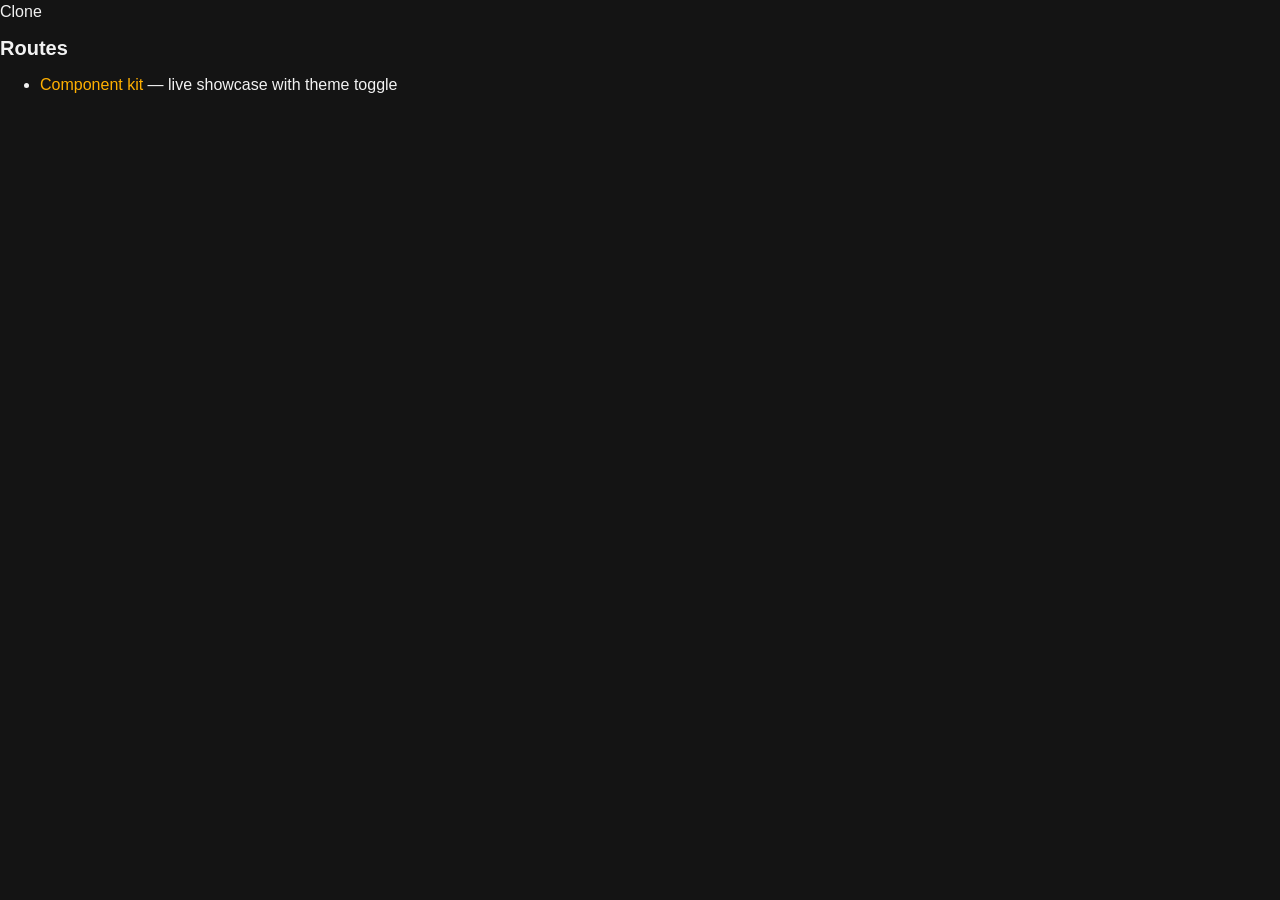
<file: skills/design-init/assets/skeleton/app/index.html>
<!doctype html>
<html lang="en">
<head>
  <meta charset="utf-8" />
  <meta name="viewport" content="width=device-width, initial-scale=1" />
  <title>Route directory</title>
  <link rel="stylesheet" href="../system/variables.css" />
  <link rel="stylesheet" href="../system/base.css" />
</head>
<body>
  <main class="container" style="padding-block: var(--space-8);">
    <p class="eyebrow">Clone</p>
    <h1 class="h-page">Routes</h1>
    <!-- TODO(project): one row per route as pages land; keep current. -->
    <ul class="stack" style="margin-top: var(--space-6);">
      <li><a href="../system/kit.html">Component kit</a> — live showcase with theme toggle</li>
    </ul>
  </main>
</body>
</html>
</file>
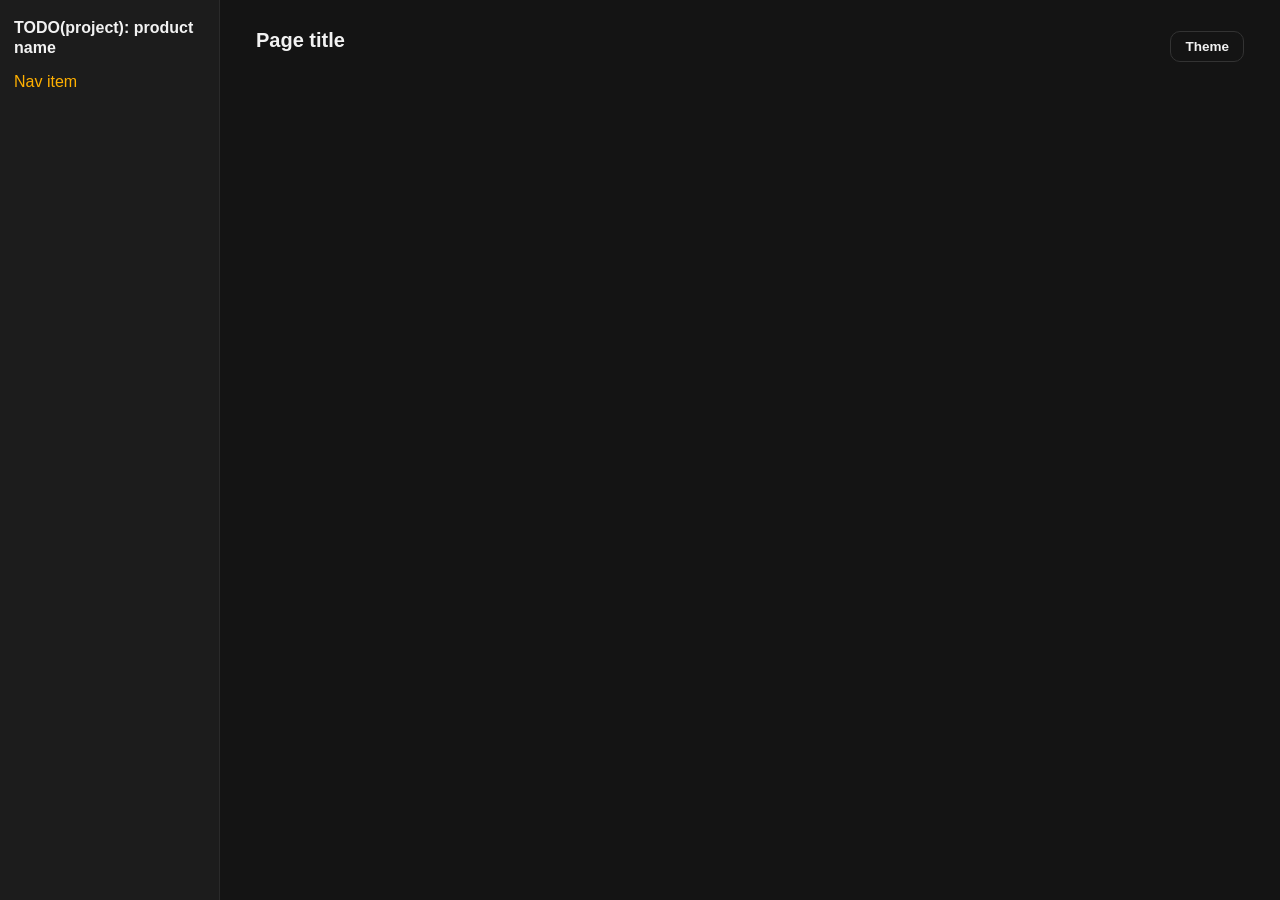
<file: skills/design-init/assets/skeleton/system/app-shell.html>
<!doctype html>
<html lang="en">
<head>
  <meta charset="utf-8" />
  <meta name="viewport" content="width=device-width, initial-scale=1" />
  <title>App Shell</title>
  <link rel="stylesheet" href="variables.css" />
  <link rel="stylesheet" href="base.css" />
  <link rel="stylesheet" href="components.css" />
  <script src="assets/theme.js" defer></script>
</head>
<body>
  <!--
    Canonical page template: copy this file for every new page and fill the
    main region. TODO(project): adapt the sidebar to the product's navigation.
  -->
  <div class="app-shell">
    <aside class="shell-side">
      <h2 style="font-size:16px;">TODO(project): product name</h2>
      <nav>
        <ul style="list-style:none; margin:0; padding:0; display:grid; gap:6px;">
          <li><a href="#">Nav item</a></li>
        </ul>
      </nav>
    </aside>
    <main class="shell-main">
      <header style="display:flex; align-items:center; justify-content:space-between;">
        <h1>Page title</h1>
        <button class="ghost-btn" data-theme-toggle aria-label="Toggle theme">Theme</button>
      </header>
      <!-- Page content goes here -->
    </main>
  </div>
</body>
</html>
</file>
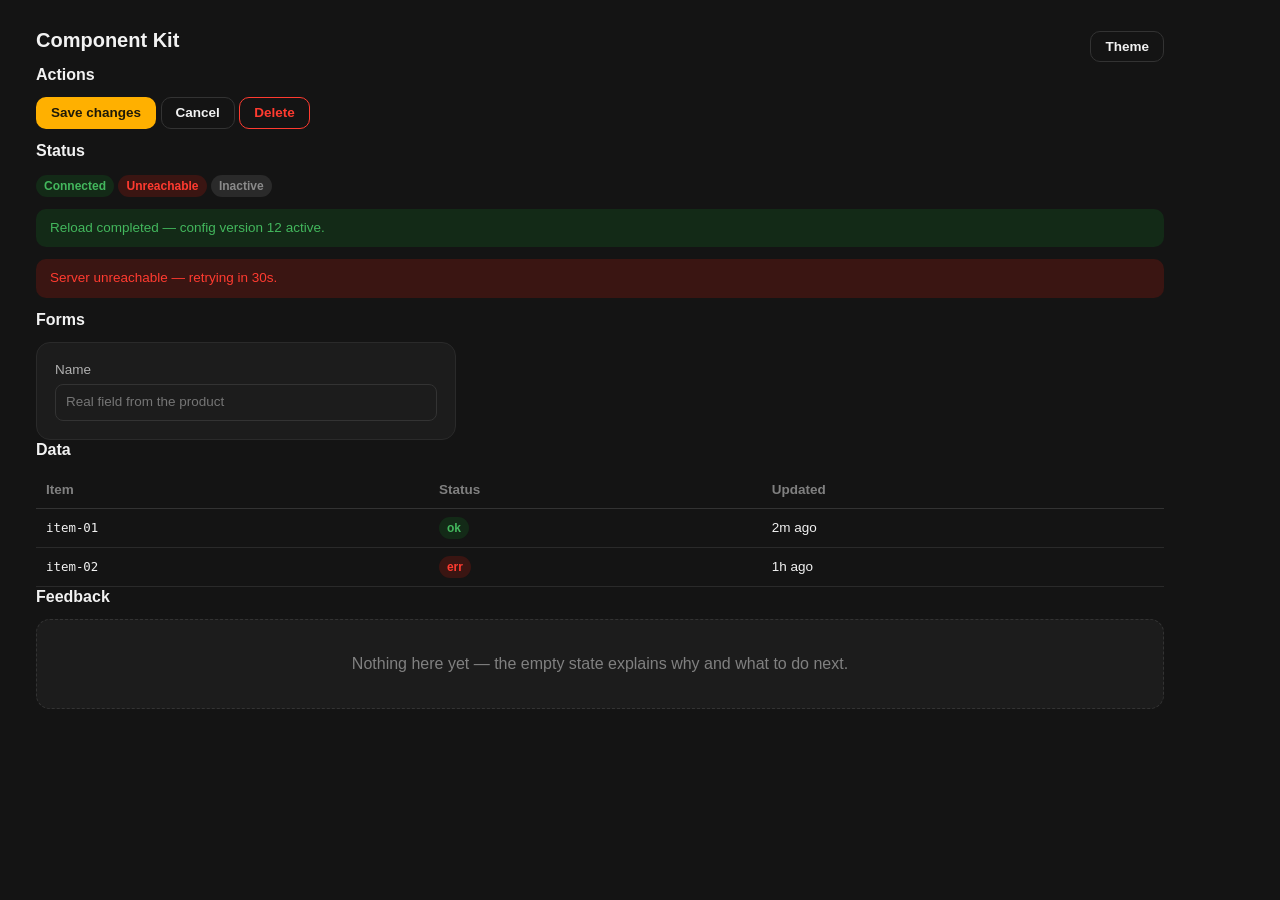
<file: skills/design-init/assets/skeleton/system/kit.html>
<!doctype html>
<html lang="en">
<head>
  <meta charset="utf-8" />
  <meta name="viewport" content="width=device-width, initial-scale=1" />
  <title>Component Kit</title>
  <link rel="stylesheet" href="variables.css" />
  <link rel="stylesheet" href="base.css" />
  <link rel="stylesheet" href="components.css" />
  <script src="assets/theme.js" defer></script>
</head>
<body>
  <main class="shell-main">
    <header style="display:flex; align-items:center; justify-content:space-between;">
      <h1>Component Kit</h1>
      <button class="ghost-btn" data-theme-toggle aria-label="Toggle theme">Theme</button>
    </header>

    <!-- TODO(project): one live example per component; add new components here
         in the same change they enter components.css. Use real product copy. -->

    <section>
      <h2>Actions</h2>
      <p>
        <button class="primary-btn">Save changes</button>
        <button class="ghost-btn">Cancel</button>
        <button class="danger-btn">Delete</button>
      </p>
    </section>

    <section>
      <h2>Status</h2>
      <p>
        <span class="badge ok">Connected</span>
        <span class="badge err">Unreachable</span>
        <span class="badge disabled">Inactive</span>
      </p>
      <p class="status-banner ok">Reload completed — config version 12 active.</p>
      <p class="status-banner err">Server unreachable — retrying in 30s.</p>
    </section>

    <section>
      <h2>Forms</h2>
      <div class="card" style="max-width:420px;">
        <label for="kit-name">Name</label>
        <input id="kit-name" placeholder="Real field from the product" />
      </div>
    </section>

    <section>
      <h2>Data</h2>
      <table class="data-table">
        <thead>
          <tr><th>Item</th><th>Status</th><th>Updated</th></tr>
        </thead>
        <tbody>
          <tr><td class="mono">item-01</td><td><span class="badge ok">ok</span></td><td>2m ago</td></tr>
          <tr><td class="mono">item-02</td><td><span class="badge err">err</span></td><td>1h ago</td></tr>
        </tbody>
      </table>
    </section>

    <section>
      <h2>Feedback</h2>
      <div class="empty-state">Nothing here yet — the empty state explains why and what to do next.</div>
    </section>
  </main>
</body>
</html>
</file>
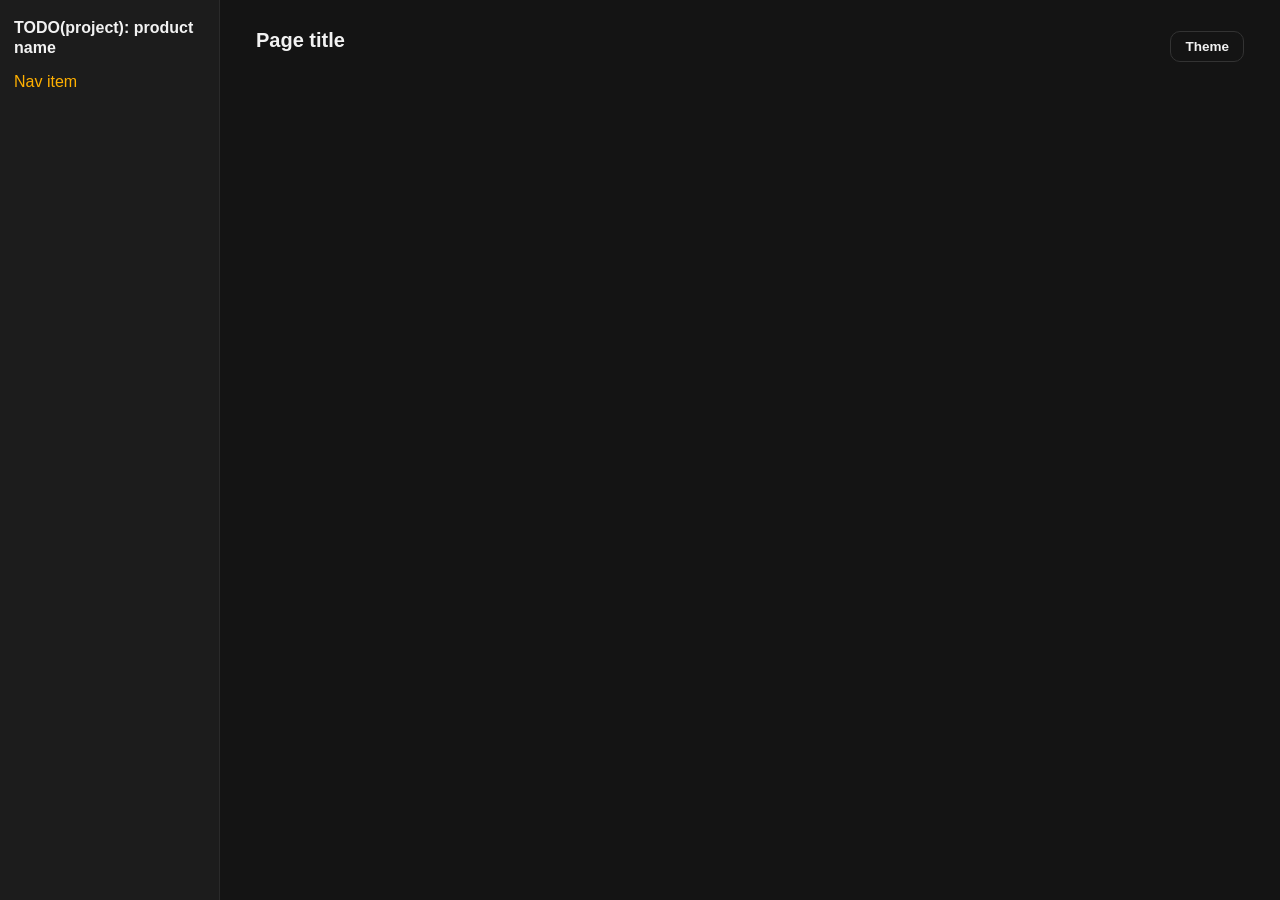
<file: skills/design-init/assets/skeleton/system/artifacts/app-shell.html>
<!doctype html>
<html lang="en">
<head>
  <meta charset="utf-8" />
  <meta name="viewport" content="width=device-width, initial-scale=1" />
  <title>App Shell</title>
  <link rel="stylesheet" href="../variables.css" />
  <link rel="stylesheet" href="../base.css" />
  <link rel="stylesheet" href="../components.css" />
  <script src="../assets/theme.js" defer></script>
</head>
<body>
  <!--
    Canonical page template: copy this file for every new page and fill the
    main region. TODO(project): adapt the sidebar to the product's navigation.
  -->
  <div class="app-shell">
    <aside class="shell-side">
      <h2 style="font-size:16px;">TODO(project): product name</h2>
      <nav>
        <ul style="list-style:none; margin:0; padding:0; display:grid; gap:6px;">
          <li><a href="#">Nav item</a></li>
        </ul>
      </nav>
    </aside>
    <main class="shell-main">
      <header style="display:flex; align-items:center; justify-content:space-between;">
        <h1>Page title</h1>
        <button class="ghost-btn" data-theme-toggle aria-label="Toggle theme">Theme</button>
      </header>
      <!-- Page content goes here -->
    </main>
  </div>
</body>
</html>
</file>
<file: skills/design-init/assets/skeleton/system/variables.css>
/*
 * Token source of truth. One block per declared theme; the first theme lives in
 * :root, the light override in body.light-theme.
 *
 * Core token names below are the cross-project contract — bridges, skills, and
 * the JSON mirrors rely on them. Extend with project tokens at the bottom;
 * never rename a core token.
 *
 * TODO(project): replace values with the confirmed seed (ref-derived or
 * interview). Single-theme product? Delete the unused block and the toggle.
 */
:root {
  /* surfaces */
  --bg: #141414;             /* page canvas */
  --surface: #1c1c1c;        /* cards, sidebars */
  --surface-raised: #242424; /* popovers, hover */
  --border: #333333;         /* strong rules, controls */
  --border-soft: #2a2a2a;    /* dividers */

  /* text */
  --text: #f2f2f2;           /* primary text */
  --text2: #b0b0b0;          /* secondary text */
  --muted: #808080;          /* metadata */

  /* brand */
  --primary: #ffb000;        /* TODO(project): brand color */
  --primary-ink: #1f1a08;    /* text on primary */
  --primary-dim: #4a3a10;    /* active/tint surfaces */

  /* status */
  --error: #ff3b30;
  --error-bg: #3a1512;
  --success: #43b75d;
  --success-bg: #132a17;
  --disabled: #8a8a8a;
  --disabled-bg: #2a2a2a;

  /* typography */
  --font-sans: -apple-system, BlinkMacSystemFont, "Segoe UI", "Helvetica Neue", Arial, sans-serif; /* TODO(project): vendored font stack */
  --font-mono: ui-monospace, "SFMono-Regular", Menlo, Consolas, monospace;

  /* shape & motion */
  --radius-sm: 8px;   /* fields, chips */
  --radius: 10px;     /* buttons, rows, popovers */
  --radius-lg: 14px;  /* cards, tables, empty states */
  --shadow-popover: 0 8px 24px rgba(0, 0, 0, 0.35);
  --shadow-overlay: 0 16px 48px rgba(0, 0, 0, 0.5);
  --speed: 0.16s;     /* hover, collapse, popover transitions */

  /* project tokens — append below this line */
}

body.light-theme {
  /* TODO(project): light values for every token above */
  --bg: #f6f6f4;
  --surface: #ffffff;
  --surface-raised: #efede6;
  --border: #dcd8ca;
  --border-soft: #e7e3d7;
  --text: #232019;
  --text2: #514c40;
  --muted: #8a8577;
  --primary-dim: #fff1cc;
  --error: #d92d20;
  --error-bg: #fee4e2;
  --success: #178a3d;
  --success-bg: #e3f6e8;
  --disabled: #b0aca2;
  --disabled-bg: #eceae4;
  --shadow-popover: 0 8px 24px rgba(0, 0, 0, 0.12);
  --shadow-overlay: 0 16px 48px rgba(0, 0, 0, 0.2);
}
</file>
<file: skills/design-init/assets/skeleton/system/base.css>
/*
 * Reset, fonts, shell skeleton, shared utilities. Tokens come from
 * variables.css; no values here.
 *
 * TODO(project): a specific font? Vendor the woff2 into system/assets/fonts/,
 * @font-face it here, and update --font-sans in variables.css.
 */

*, *::before, *::after { box-sizing: border-box; }

body {
  margin: 0;
  font: 400 16px/1.5 var(--font-sans);
  color: var(--text);
  background: var(--bg);
  -webkit-font-smoothing: antialiased;
}

h1, h2, h3 { line-height: 1.25; margin: 0 0 12px; }
h1 { font-size: 20px; font-weight: 700; }
h2 { font-size: 16px; font-weight: 700; }
h3 { font-size: 13.5px; font-weight: 600; }
p { margin: 0 0 12px; }
a { color: var(--primary); text-decoration: none; }
a:hover { text-decoration: underline; }

code, .mono { font-family: var(--font-mono); font-size: 0.92em; }
.muted { color: var(--muted); }

/* App shell: sidebar + main. TODO(project): adapt to the product's layout. */
.app-shell { display: grid; grid-template-columns: 220px 1fr; min-height: 100vh; }
.shell-side {
  background: var(--surface);
  border-right: 1px solid var(--border-soft);
  padding: 18px 14px;
}
.shell-main { padding: 28px 36px; max-width: 1200px; }

@media (max-width: 860px) {
  .app-shell { grid-template-columns: 1fr; }
  .shell-side { border-right: 0; border-bottom: 1px solid var(--border-soft); }
}
</file>
<file: skills/design-init/assets/skeleton/system/components.css>
/*
 * Starter component library — tokens only, no literal values. A genuinely new
 * component is added here AND showcased in kit.html in the same change.
 * TODO(project): extend per product needs.
 */

/* Actions */
.primary-btn, .ghost-btn, .danger-btn {
  display: inline-flex; align-items: center; gap: 6px;
  padding: 8px 14px; border-radius: var(--radius);
  font: 600 13.5px/1 var(--font-sans); cursor: pointer;
  border: 1px solid transparent;
  transition: filter var(--speed) ease, background var(--speed) ease;
}
.primary-btn { background: var(--primary); color: var(--primary-ink); }
.primary-btn:hover { filter: brightness(1.08); }
.ghost-btn { background: transparent; color: var(--text); border-color: var(--border); }
.ghost-btn:hover { background: var(--surface-raised); }
.danger-btn { background: transparent; color: var(--error); border-color: var(--error); }
.danger-btn:hover { background: var(--error-bg); }

/* Structure */
.card {
  background: var(--surface);
  border: 1px solid var(--border-soft);
  border-radius: var(--radius-lg);
  padding: 18px;
}

/* Status */
.badge {
  display: inline-flex; align-items: center;
  padding: 2px 8px; border-radius: 999px;
  font: 600 12px/1.5 var(--font-sans);
}
.badge.ok { color: var(--success); background: var(--success-bg); }
.badge.err { color: var(--error); background: var(--error-bg); }
.badge.disabled { color: var(--disabled); background: var(--disabled-bg); }

.status-banner {
  padding: 10px 14px; border-radius: var(--radius);
  font: 500 13.5px/1.4 var(--font-sans);
}
.status-banner.ok { color: var(--success); background: var(--success-bg); }
.status-banner.err { color: var(--error); background: var(--error-bg); }

/* Forms */
label {
  display: block;
  font: 500 13.5px/1.4 var(--font-sans);
  color: var(--text2);
  margin-bottom: 4px;
}
input, select, textarea {
  width: 100%; padding: 8px 10px;
  border-radius: var(--radius-sm);
  border: 1px solid var(--border);
  background: var(--surface); color: var(--text);
  font: 400 13.5px/1.4 var(--font-sans);
}
input:focus, select:focus, textarea:focus {
  outline: 2px solid var(--primary);
  outline-offset: 1px;
}

/* Data */
.data-table {
  width: 100%; border-collapse: collapse;
  font: 400 13.5px/1.5 var(--font-sans);
}
.data-table th {
  text-align: left; color: var(--muted); font-weight: 600;
  padding: 8px 10px; border-bottom: 1px solid var(--border);
}
.data-table td { padding: 8px 10px; border-bottom: 1px solid var(--border-soft); }

/* Feedback */
.empty-state {
  padding: 32px; text-align: center; color: var(--muted);
  background: var(--surface);
  border: 1px dashed var(--border);
  border-radius: var(--radius-lg);
}
.toast {
  position: fixed; right: 20px; bottom: 20px;
  padding: 12px 16px; border-radius: var(--radius);
  background: var(--surface-raised);
  border: 1px solid var(--border);
  box-shadow: var(--shadow-popover);
  font: 500 13.5px/1.4 var(--font-sans);
}
</file>
